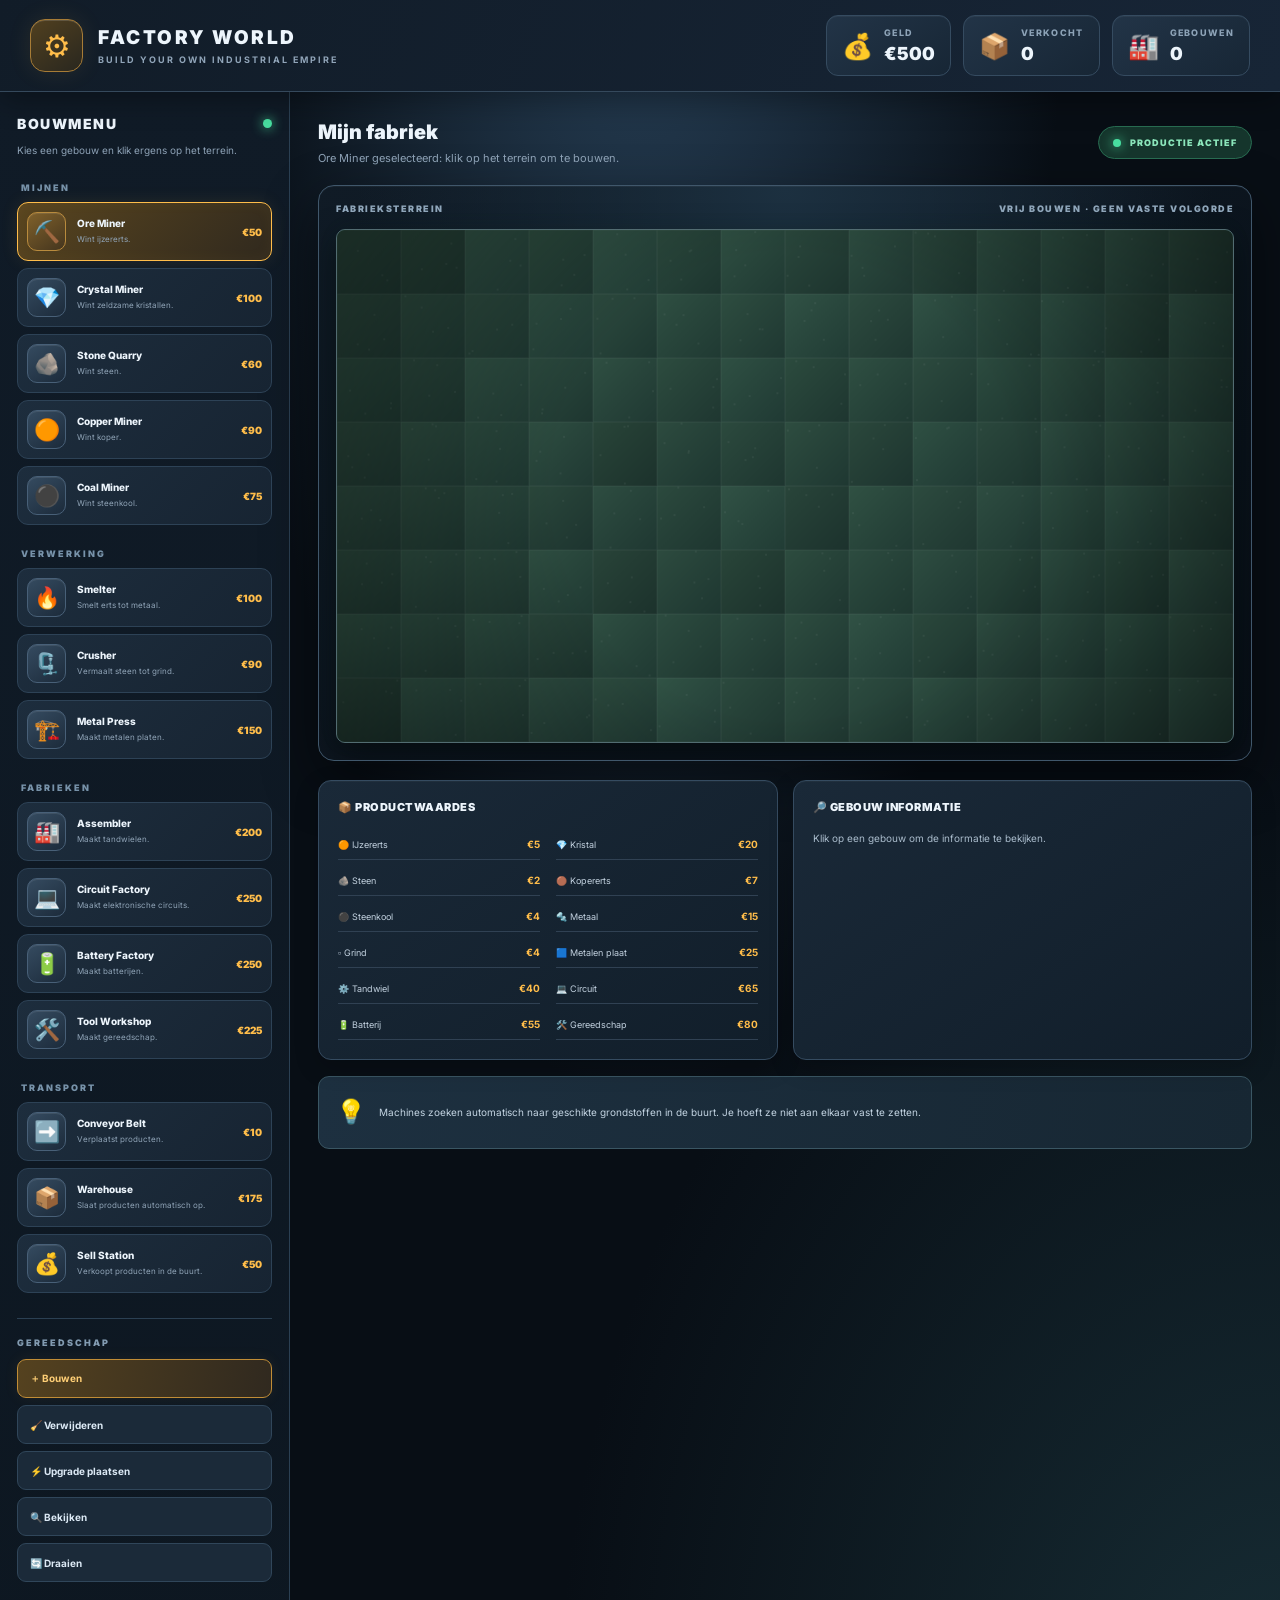
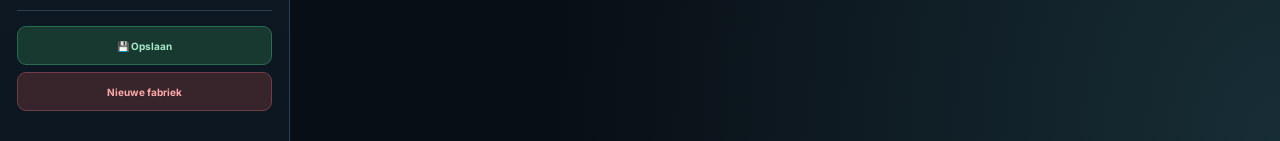
<file: index.html>
<!DOCTYPE html>
<html lang="nl">
<head>
    <meta charset="UTF-8">
    <meta name="viewport" content="width=device-width, initial-scale=1.0">
    <title>Factory World</title>
    <link rel="stylesheet" href="style.css">
</head>
<body>
<header class="topbar">
    <div class="brand">
        <div class="logo">⚙</div>
        <div>
            <h1>FACTORY WORLD</h1>
            <p>BUILD YOUR OWN INDUSTRIAL EMPIRE</p>
        </div>
    </div>
    <div class="top-stats">
        <div class="stat"><span>💰</span><div><small>GELD</small><strong id="money">€500</strong></div></div>
        <div class="stat"><span>📦</span><div><small>VERKOCHT</small><strong id="sold">0</strong></div></div>
        <div class="stat"><span>🏭</span><div><small>GEBOUWEN</small><strong id="buildingCount">0</strong></div></div>
    </div>
</header>

<main class="layout">
    <aside class="sidebar">
        <div class="side-heading">
            <h2>BOUWMENU</h2>
            <span class="online-dot"></span>
        </div>
        <p class="muted">Kies een gebouw en klik ergens op het terrein.</p>
        <div id="buildMenu"></div>

        <div class="tools">
            <h3>GEREEDSCHAP</h3>
            <button class="tool-button active" data-tool="build">＋ Bouwen</button>
            <button class="tool-button" data-tool="erase">🧹 Verwijderen</button>
            <button class="tool-button" data-tool="upgrade">⚡ Upgrade plaatsen</button>
            <button class="tool-button" data-tool="inspect">🔍 Bekijken</button>
            <button class="tool-button" data-tool="rotate">🔄 Draaien</button>
        </div>

        <div class="side-actions">
            <button id="saveButton">💾 Opslaan</button>
            <button id="resetButton">Nieuwe fabriek</button>
        </div>
    </aside>

    <section class="main-area">
        <div class="heading">
            <div>
                <h2>Mijn fabriek</h2>
                <p id="status">Kies een gebouw om te beginnen.</p>
            </div>
            <div class="running"><span></span> PRODUCTIE ACTIEF</div>
        </div>

        <div class="world-frame">
            <div class="world-topline">
                <span>FABRIEKSTERREIN</span>
                <span>VRIJ BOUWEN · GEEN VASTE VOLGORDE</span>
            </div>
            <div id="world" class="world"></div>
        </div>

        <div class="info-grid">
            <section class="panel">
                <h3>📦 PRODUCTWAARDES</h3>
                <div id="productValues" class="product-values"></div>
            </section>
            <section class="panel">
                <h3>🔎 GEBOUW INFORMATIE</h3>
                <div id="buildingInfo" class="building-info">
                    Klik op een gebouw om de informatie te bekijken.
                </div>
            </section>
        </div>

        <div class="tip">
            <span>💡</span>
            Machines zoeken automatisch naar geschikte grondstoffen in de buurt. Je hoeft ze niet aan elkaar vast te zetten.
        </div>
    </section>
</main>

<div id="toast" class="toast"></div>
<script src="app.js?v=3"></script>
</body>
</html>
</file>
<file: style.css>
@import url('https://fonts.googleapis.com/css2?family=Inter:wght@400;500;600;700;800;900&display=swap');

:root {
    --bg: #080e15;
    --panel: #111c28;
    --panel2: #192838;
    --panel3: #223447;
    --border: #2b4053;
    --text: #edf5fc;
    --muted: #8da1b5;
    --gold: #ffbd4a;
    --green: #48dfa0;
    --blue: #54b9ff;
    --red: #ff737d;
}

* {
    box-sizing: border-box;
}

body {
    margin: 0;
    min-height: 100vh;
    color: var(--text);
    font-family: Inter, Arial, sans-serif;
    background:
        radial-gradient(ellipse at 50% -15%, #29435b 0%, transparent 48%),
        radial-gradient(ellipse at 100% 100%, #172d35 0%, transparent 40%),
        var(--bg);
}

button {
    font: inherit;
    cursor: pointer;
}

/* TOPBAR */

.topbar {
    min-height: 88px;
    padding: 15px 30px;
    display: flex;
    align-items: center;
    justify-content: space-between;
    gap: 25px;
    background: linear-gradient(110deg, #111c28, #172536);
    border-bottom: 1px solid #35495c;
    box-shadow: 0 8px 30px #0005;
    position: relative;
    z-index: 5;
}

.brand {
    display: flex;
    align-items: center;
    gap: 15px;
}

.logo {
    width: 53px;
    height: 53px;
    display: grid;
    place-items: center;
    border-radius: 15px;
    color: var(--gold);
    font-size: 31px;
    background: linear-gradient(145deg, #51401f, #29271f);
    border: 1px solid #a77c36;
    box-shadow: 0 0 25px #ffbd4a18, inset 0 1px 0 #ffffff25;
}

.brand h1 {
    margin: 0;
    font-size: 19px;
    font-weight: 900;
    letter-spacing: 2.5px;
}

.brand p {
    margin: 5px 0 0;
    color: #91a5b9;
    font-size: 9px;
    font-weight: 700;
    letter-spacing: 2px;
}

.top-stats {
    display: flex;
    align-items: center;
    gap: 12px;
}

.stat {
    min-width: 125px;
    padding: 11px 15px;
    display: flex;
    align-items: center;
    gap: 11px;
    background: linear-gradient(145deg, #223447, #172635);
    border: 1px solid #354b60;
    border-radius: 12px;
    box-shadow: inset 0 1px 0 #ffffff0b;
}

.stat > span {
    font-size: 25px;
}

.stat small,
.stat strong {
    display: block;
}

.stat small {
    color: #8da3b7;
    font-size: 9px;
    font-weight: 800;
    letter-spacing: 1.3px;
}

.stat strong {
    margin-top: 5px;
    font-size: 18px;
    font-weight: 900;
}

/* MAIN LAYOUT */

.layout {
    display: grid;
    grid-template-columns: 290px minmax(0, 1fr);
    min-height: calc(100vh - 88px);
}

/* SIDEBAR */

.sidebar {
    padding: 23px 17px;
    background: linear-gradient(180deg, #101b27, #0d1721);
    border-right: 1px solid var(--border);
}

.side-heading {
    display: flex;
    justify-content: space-between;
    align-items: center;
}

.side-heading h2 {
    margin: 0;
    font-size: 14px;
    font-weight: 900;
    letter-spacing: 1.5px;
}

.online-dot {
    width: 9px;
    height: 9px;
    border-radius: 50%;
    background: var(--green);
    box-shadow: 0 0 12px var(--green);
}

.muted {
    margin: 10px 0 20px;
    color: var(--muted);
    font-size: 10px;
    line-height: 1.7;
}

.category {
    margin: 23px 0 9px;
    padding-left: 4px;
    color: #7792a9;
    font-size: 9px;
    font-weight: 900;
    letter-spacing: 2px;
}

.build-button {
    width: 100%;
    min-height: 58px;
    margin-bottom: 7px;
    padding: 9px;
    display: flex;
    align-items: center;
    gap: 11px;
    text-align: left;
    color: var(--text);
    background: linear-gradient(135deg, #1d2d3d, #172432);
    border: 1px solid #2d4256;
    border-radius: 11px;
    transition: .18s ease;
    position: relative;
    overflow: hidden;
}

.build-button::before {
    content: "";
    position: absolute;
    inset: 0;
    background: linear-gradient(100deg, transparent, #ffffff08, transparent);
    transform: translateX(-100%);
    transition: .4s;
}

.build-button:hover::before {
    transform: translateX(100%);
}

.build-button:hover {
    transform: translateX(3px);
    background: linear-gradient(135deg, #2b4054, #1b2d3e);
    border-color: #68839b;
}

.build-button.selected {
    background: linear-gradient(135deg, #59451f, #30291e);
    border-color: var(--gold);
    box-shadow: 0 0 18px #ffbd4a18, inset 0 0 15px #ffbd4a0c;
}

.build-icon {
    width: 39px;
    height: 39px;
    flex-shrink: 0;
    display: grid;
    place-items: center;
    background: linear-gradient(145deg, #354b60, #1c2b3b);
    border: 1px solid #486078;
    border-radius: 10px;
    font-size: 21px;
    box-shadow: inset 0 1px 0 #ffffff15;
}

.build-button.selected .build-icon {
    background: linear-gradient(145deg, #80612b, #44351e);
    border-color: #b98b3d;
}

.build-copy {
    min-width: 0;
}

.build-copy strong,
.build-copy small {
    display: block;
}

.build-copy strong {
    font-size: 10px;
    font-weight: 800;
}

.build-copy small {
    margin-top: 5px;
    color: #91a5b8;
    font-size: 8px;
    line-height: 1.4;
}

.build-price {
    margin-left: auto;
    color: var(--gold);
    font-size: 10px;
    font-weight: 900;
    white-space: nowrap;
}

/* TOOLS */

.tools {
    margin-top: 25px;
    padding-top: 18px;
    border-top: 1px solid var(--border);
}

.tools h3 {
    margin: 0 0 11px;
    color: #829bb1;
    font-size: 9px;
    font-weight: 900;
    letter-spacing: 2px;
}

.tool-button,
.side-actions button {
    width: 100%;
    min-height: 39px;
    margin-bottom: 7px;
    padding: 10px 12px;
    color: #dce9f5;
    text-align: left;
    background: #1b2a39;
    border: 1px solid #30465a;
    border-radius: 9px;
    font-size: 10px;
    font-weight: 700;
    transition: .18s;
}

.tool-button:hover,
.side-actions button:hover {
    background: #2b4054;
    border-color: #65829a;
}

.tool-button.active {
    color: #ffcf76;
    background: linear-gradient(100deg, #55421f, #30291f);
    border-color: #c18d36;
    box-shadow: 0 0 15px #ffbd4a12;
}

.side-actions {
    margin-top: 21px;
    padding-top: 15px;
    border-top: 1px solid var(--border);
}

.side-actions button {
    text-align: center;
}

#saveButton {
    color: #a8eacb;
    background: #17392f;
    border-color: #286c51;
}

#saveButton:hover {
    background: #20513f;
}

#resetButton {
    color: #ffaaaa;
    background: #38252b;
    border-color: #713e48;
}

#resetButton:hover {
    background: #563039;
}

/* MAIN AREA */

.main-area {
    min-width: 0;
    padding: 28px;
}

.heading {
    display: flex;
    justify-content: space-between;
    align-items: center;
    gap: 15px;
    margin-bottom: 20px;
}

.heading h2 {
    margin: 0;
    font-size: 20px;
    font-weight: 900;
}

.heading p {
    margin: 7px 0 0;
    color: var(--muted);
    font-size: 11px;
}

.running {
    display: flex;
    align-items: center;
    gap: 9px;
    padding: 10px 14px;
    color: #8be6bb;
    background: #15352c;
    border: 1px solid #286c51;
    border-radius: 30px;
    font-size: 9px;
    font-weight: 900;
    letter-spacing: 1px;
}

.running span {
    width: 8px;
    height: 8px;
    border-radius: 50%;
    background: var(--green);
    box-shadow: 0 0 12px var(--green);
    animation: pulse 1.5s infinite;
}

@keyframes pulse {
    50% {
        opacity: .4;
        transform: scale(.7);
    }
}

/* FACTORY WORLD */

.world-frame {
    padding: 17px;
    overflow: auto;
    background:
        radial-gradient(ellipse at 50% 0%, #1c3040, transparent 65%),
        linear-gradient(145deg, #101b26, #080f17);
    border: 1px solid #40576b;
    border-radius: 16px;
    box-shadow:
        0 20px 55px #0007,
        inset 0 1px 0 #ffffff0b;
}

.world-topline {
    display: flex;
    justify-content: space-between;
    gap: 12px;
    margin: 0 0 15px;
    color: #8fa6ba;
    font-size: 9px;
    font-weight: 900;
    letter-spacing: 1.5px;
}

/* Canvas uit app.js */

.world {
    display: block;
    width: 100%;
    max-width: 1100px;
    min-width: 680px;
    margin: auto;
    overflow: hidden;
    border: 1px solid #526c71;
    border-radius: 9px;
    background: #1c3930;
    box-shadow:
        0 10px 30px #0008,
        0 0 25px #4bd69b0b;
}

.world canvas {
    display: block;
    width: 100%;
    height: auto;
    aspect-ratio: 14 / 8;
    border-radius: 8px;
    cursor: crosshair;
    touch-action: none;
}

/* INFORMATION PANELS */

.info-grid {
    display: grid;
    grid-template-columns: 1fr 1fr;
    gap: 15px;
    margin-top: 19px;
}

.panel {
    min-width: 0;
    padding: 19px;
    background: linear-gradient(145deg, #1a2938, #111e2a);
    border: 1px solid #354b60;
    border-radius: 13px;
    box-shadow: 0 8px 25px #0003, inset 0 1px 0 #ffffff08;
}

.panel h3 {
    margin: 0 0 15px;
    font-size: 11px;
    font-weight: 900;
    letter-spacing: .5px;
}

.product-values {
    display: grid;
    grid-template-columns: 1fr 1fr;
    gap: 5px 16px;
}

.product-row {
    display: flex;
    justify-content: space-between;
    align-items: center;
    gap: 8px;
    padding: 9px 0;
    color: #c2d1df;
    border-bottom: 1px solid #304153;
    font-size: 9px;
}

.product-row b {
    color: var(--gold);
    font-size: 10px;
    white-space: nowrap;
}

.building-info {
    color: #aabccc;
    font-size: 10px;
    line-height: 1.9;
}

.building-info strong {
    color: #fff;
}

/* TIP */

.tip {
    display: flex;
    align-items: center;
    gap: 13px;
    margin-top: 16px;
    padding: 15px 17px;
    color: #c3d4e2;
    background: linear-gradient(100deg, #1d3040, #172733);
    border: 1px solid #3a5663;
    border-radius: 11px;
    font-size: 10px;
    line-height: 1.7;
}

.tip span {
    flex-shrink: 0;
    font-size: 24px;
}

/* TOAST */

.toast {
    position: fixed;
    right: 25px;
    bottom: 25px;
    z-index: 50;
    max-width: calc(100vw - 40px);
    padding: 14px 19px;
    color: #fff;
    background: linear-gradient(135deg, #263d51, #172a3a);
    border: 1px solid #6b8ca6;
    border-radius: 11px;
    box-shadow: 0 10px 35px #0008;
    font-size: 11px;
    font-weight: 700;
    opacity: 0;
    transform: translateY(12px);
    transition: .25s ease;
    pointer-events: none;
}

.toast.show {
    opacity: 1;
    transform: translateY(0);
}

/* SCROLLBAR */

::-webkit-scrollbar {
    width: 9px;
    height: 9px;
}

::-webkit-scrollbar-track {
    background: #0b141e;
}

::-webkit-scrollbar-thumb {
    background: #3b5368;
    border-radius: 10px;
}

::-webkit-scrollbar-thumb:hover {
    background: #66839b;
}

/* RESPONSIVE */

@media (max-width: 1000px) {
    .layout {
        grid-template-columns: 250px minmax(0, 1fr);
    }

    .main-area {
        padding: 19px;
    }

    .topbar {
        padding: 13px 19px;
    }

    .stat {
        min-width: 105px;
        padding: 9px;
    }
}

@media (max-width: 850px) {
    .layout {
        grid-template-columns: 1fr;
    }

    .sidebar {
        border-right: 0;
        border-bottom: 1px solid var(--border);
    }

    #buildMenu {
        display: grid;
        grid-template-columns: repeat(2, minmax(0, 1fr));
        gap: 7px;
    }

    #buildMenu .category {
        grid-column: 1 / -1;
        margin-top: 15px;
    }

    .build-button {
        margin: 0;
    }

    .tools {
        display: grid;
        grid-template-columns: repeat(2, minmax(0, 1fr));
        gap: 7px;
    }

    .tools h3 {
        grid-column: 1 / -1;
    }

    .tool-button {
        margin: 0;
    }

    .side-actions {
        display: grid;
        grid-template-columns: 1fr 1fr;
        gap: 8px;
    }

    .side-actions button {
        margin: 0;
    }
}

@media (max-width: 600px) {
    .topbar {
        align-items: flex-start;
        flex-direction: column;
    }

    .top-stats {
        width: 100%;
        gap: 6px;
    }

    .stat {
        flex: 1;
        min-width: 0;
        padding: 8px;
        gap: 6px;
    }

    .stat > span {
        font-size: 19px;
    }

    .stat strong {
        font-size: 14px;
    }

    .stat small {
        font-size: 8px;
    }

    .main-area {
        padding: 13px;
    }

    .heading {
        align-items: flex-start;
        flex-direction: column;
    }

    .info-grid {
        grid-template-columns: 1fr;
    }

    .world-frame {
        padding: 9px;
    }

    .world-topline {
        font-size: 7px;
    }

    .product-values {
        grid-template-columns: 1fr 1fr;
    }
}

@media (prefers-reduced-motion: reduce) {
    *,
    *::before,
    *::after {
        animation-duration: .01ms !important;
        transition-duration: .01ms !important;
    }
}
</file>
